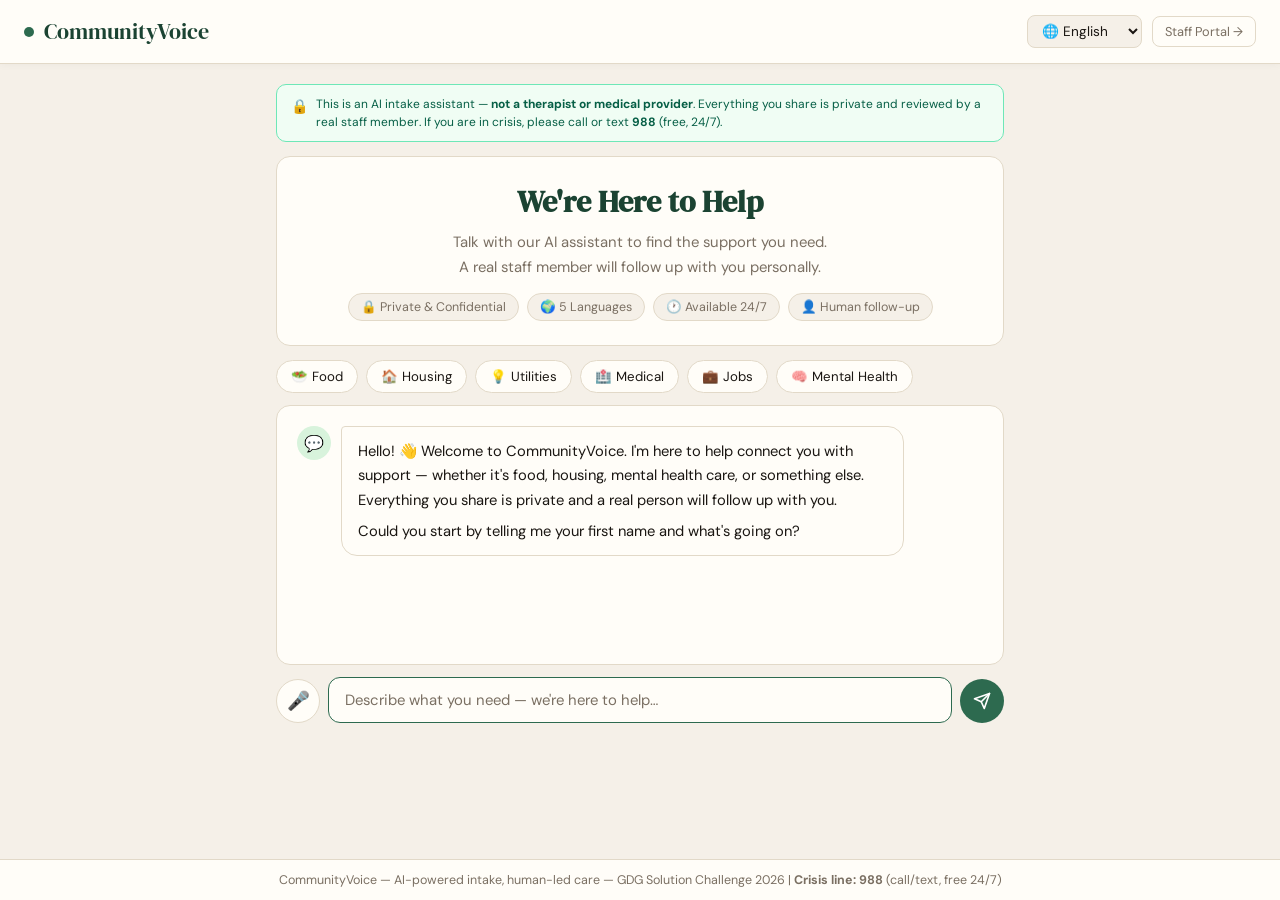
<file: templates/index.html>
<!DOCTYPE html>
<html lang="en">
<head>
  <meta charset="UTF-8">
  <meta name="viewport" content="width=device-width, initial-scale=1.0">
  <title>CommunityVoice — We're Here to Help</title>
  <link href="https://fonts.googleapis.com/css2?family=DM+Serif+Display:ital@0;1&family=DM+Sans:wght@300;400;500;600&display=swap" rel="stylesheet">
  <style>
    :root {
      --bg:#f5f0e8; --surface:#fffdf8; --border:#e2d9c8; --text:#1a1612;
      --muted:#7a6f62; --accent:#2d6a4f; --accent-light:#d8f3dc;
      --accent-dark:#1b4332; --user-bg:#2d6a4f; --user-text:#fff;
      --bot-bg:#fffdf8; --bot-border:#e2d9c8;
      --danger:#c0392b; --warn:#e67e22; --radius:14px;
    }
    *,*::before,*::after{box-sizing:border-box;margin:0;padding:0}
    body{font-family:'DM Sans',sans-serif;background:var(--bg);color:var(--text);min-height:100vh;display:flex;flex-direction:column}
    header{background:var(--surface);border-bottom:1px solid var(--border);padding:0 24px;height:64px;display:flex;align-items:center;justify-content:space-between;position:sticky;top:0;z-index:100;box-shadow:0 1px 8px rgba(0,0,0,.04)}
    .logo{font-family:'DM Serif Display',serif;font-size:1.35rem;color:var(--accent-dark);display:flex;align-items:center;gap:10px;text-decoration:none}
    .logo-dot{width:10px;height:10px;background:var(--accent);border-radius:50%;animation:pulse-dot 2.2s ease-in-out infinite}
    @keyframes pulse-dot{0%,100%{transform:scale(1);opacity:1}50%{transform:scale(1.35);opacity:.65}}
    .header-right{display:flex;align-items:center;gap:10px}
    #lang-select{font-family:'DM Sans',sans-serif;font-size:.85rem;background:var(--bg);border:1px solid var(--border);color:var(--text);padding:6px 10px;border-radius:8px;cursor:pointer;outline:none}
    .staff-link{font-size:.8rem;color:var(--muted);text-decoration:none;padding:6px 12px;border:1px solid var(--border);border-radius:8px;transition:all .18s;background:var(--surface)}
    .staff-link:hover{background:var(--border);color:var(--text)}
    .crisis-banner{background:#fee2e2;border:2px solid #fca5a5;border-radius:var(--radius);padding:16px 20px;margin-bottom:14px;display:none}
    .crisis-banner.show{display:block}
    .crisis-banner-title{font-size:15px;font-weight:700;color:#7f1d1d;margin-bottom:10px;display:flex;align-items:center;gap:8px}
    .crisis-resource{display:flex;align-items:center;gap:10px;padding:8px 0;border-bottom:1px solid #fecaca}
    .crisis-resource:last-child{border-bottom:none}
    .crisis-resource-name{font-size:13.5px;font-weight:600;color:#7f1d1d}
    .crisis-resource-detail{font-size:13px;color:#991b1b}
    .crisis-urgent-dot{width:8px;height:8px;background:#dc2626;border-radius:50%;flex-shrink:0;animation:pulse-dot 1s infinite}
    .safety-notice{background:#f0fdf4;border:1px solid #6ee7b7;border-radius:10px;padding:10px 14px;margin-bottom:14px;font-size:12px;color:#065f46;display:flex;align-items:flex-start;gap:8px;line-height:1.5}
    .safety-notice-icon{font-size:14px;flex-shrink:0;margin-top:1px}
    .main{flex:1;display:flex;flex-direction:column;max-width:760px;width:100%;margin:0 auto;padding:20px 16px 0}
    .welcome{background:var(--surface);border:1px solid var(--border);border-radius:var(--radius);padding:24px 28px;margin-bottom:14px;text-align:center}
    .welcome h1{font-family:'DM Serif Display',serif;font-size:1.85rem;color:var(--accent-dark);margin-bottom:8px}
    .welcome p{color:var(--muted);font-size:.93rem;line-height:1.65}
    .welcome-chips{display:flex;justify-content:center;gap:8px;margin-top:14px;flex-wrap:wrap}
    .welcome-chip{display:flex;align-items:center;gap:5px;font-size:.78rem;color:var(--muted);background:var(--bg);padding:5px 12px;border-radius:20px;border:1px solid var(--border)}
    .quick-row{display:flex;gap:8px;flex-wrap:wrap;margin-bottom:12px}
    .quick-btn{background:var(--surface);border:1px solid var(--border);border-radius:20px;padding:7px 14px;font-size:.83rem;font-family:'DM Sans',sans-serif;cursor:pointer;color:var(--text);transition:all .18s;white-space:nowrap}
    .quick-btn:hover{background:var(--accent);color:#fff;border-color:var(--accent)}
    #chat-window{background:var(--surface);border:1px solid var(--border);border-radius:var(--radius);padding:20px;overflow-y:auto;min-height:260px;max-height:420px;display:flex;flex-direction:column;gap:14px;scroll-behavior:smooth}
    #chat-window::-webkit-scrollbar{width:4px}
    #chat-window::-webkit-scrollbar-thumb{background:var(--border);border-radius:4px}
    .msg{display:flex;gap:10px;align-items:flex-start;animation:fadeUp .22s ease}
    @keyframes fadeUp{from{opacity:0;transform:translateY(7px)}to{opacity:1;transform:translateY(0)}}
    .msg.user{flex-direction:row-reverse}
    .avatar{width:34px;height:34px;border-radius:50%;display:flex;align-items:center;justify-content:center;font-size:1rem;flex-shrink:0}
    .msg.bot .avatar{background:var(--accent-light)}
    .msg.user .avatar{background:var(--user-bg);color:#fff;font-size:.85rem;font-weight:600}
    .bubble{max-width:82%;padding:12px 16px;border-radius:16px;font-size:.92rem;line-height:1.65}
    .msg.bot .bubble{background:var(--bot-bg);border:1px solid var(--bot-border);border-top-left-radius:4px;color:var(--text)}
    .msg.user .bubble{background:var(--user-bg);color:var(--user-text);border-top-right-radius:4px}
    .bubble p{margin-bottom:7px}.bubble p:last-child{margin-bottom:0}
    .bubble strong{font-weight:600}
    .bubble ul,.bubble ol{padding-left:18px;margin:5px 0}
    .bubble li{margin-bottom:3px}
    .typing-indicator{display:flex;align-items:center;gap:5px;padding:12px 16px;background:var(--bot-bg);border:1px solid var(--bot-border);border-radius:16px;border-top-left-radius:4px}
    .typing-dot{width:7px;height:7px;background:var(--muted);border-radius:50%;animation:bounce .9s infinite ease-in-out}
    .typing-dot:nth-child(2){animation-delay:.18s}.typing-dot:nth-child(3){animation-delay:.36s}
    @keyframes bounce{0%,80%,100%{transform:translateY(0);opacity:.5}40%{transform:translateY(-7px);opacity:1}}
    .case-confirm-card{background:var(--accent-light);border:1px solid #95d5b2;border-radius:12px;padding:14px 16px;margin-top:10px;font-size:.87rem}
    .case-confirm-title{font-weight:600;color:var(--accent-dark);margin-bottom:10px;display:flex;align-items:center;gap:6px;font-size:.9rem}
    .case-confirm-grid{display:grid;grid-template-columns:1fr 1fr;gap:8px 16px}
    .case-field{display:flex;flex-direction:column;gap:2px}
    .case-label{font-size:.72rem;color:var(--muted);text-transform:uppercase;letter-spacing:.05em}
    .case-value{font-weight:500;color:var(--text)}
    .badge{display:inline-block;padding:2px 9px;border-radius:20px;font-size:.77rem;font-weight:600;text-transform:uppercase;letter-spacing:.04em}
    .badge-high{background:#fde8e8;color:var(--danger)}
    .badge-medium{background:#fef3e2;color:var(--warn)}
    .badge-low{background:var(--accent-light);color:var(--accent-dark)}
    .need-tag{display:inline-block;padding:2px 9px;border-radius:20px;font-size:.8rem;font-weight:500;background:#e8f5ff;color:#1a5c8a;border:1px solid #bfdbfe}
    .mh-disclaimer{background:#fef9c3;border:1px solid #fde047;border-radius:8px;padding:10px 12px;margin-top:10px;font-size:12px;color:#713f12;line-height:1.5}
    /* ── Thumbs up/down feedback ── */
    .feedback-row{display:flex;align-items:center;gap:10px;margin-top:12px;padding-top:10px;border-top:1px solid rgba(0,0,0,.08)}
    .feedback-label{font-size:12.5px;color:var(--muted);flex:1}
    .thumb-btn{width:38px;height:38px;border-radius:50%;border:1.5px solid var(--border);background:var(--surface);cursor:pointer;font-size:17px;display:flex;align-items:center;justify-content:center;transition:all .18s}
    .thumb-btn:hover{transform:scale(1.15)}
    .thumb-btn.up:hover{background:#f0fdf4;border-color:#86efac}
    .thumb-btn.down:hover{background:#fef2f2;border-color:#fca5a5}
    .feedback-thanks{font-size:12.5px;color:var(--muted);font-style:italic}
    .referrals{margin-top:12px}
    .referrals-title{font-size:.78rem;font-weight:600;color:var(--muted);text-transform:uppercase;letter-spacing:.05em;margin-bottom:8px}
    .referral-item{display:flex;gap:10px;align-items:flex-start;padding:8px 0;border-bottom:1px solid rgba(0,0,0,.06)}
    .referral-item:last-child{border-bottom:none}
    .referral-icon{font-size:1.1rem;flex-shrink:0;margin-top:1px}
    .referral-type{font-weight:600;font-size:.87rem;color:var(--text);margin-bottom:2px}
    .referral-desc{font-size:.82rem;color:var(--muted);line-height:1.4}
    .input-area{display:flex;align-items:flex-end;gap:8px;padding:12px 0 18px}
    #user-input{flex:1;background:var(--surface);border:1px solid var(--border);border-radius:12px;padding:11px 16px;font-family:'DM Sans',sans-serif;font-size:.93rem;color:var(--text);resize:none;outline:none;min-height:44px;max-height:130px;line-height:1.5;transition:border-color .15s}
    #user-input:focus{border-color:var(--accent)}
    #user-input::placeholder{color:var(--muted)}
    .icon-btn{width:44px;height:44px;border:none;border-radius:50%;cursor:pointer;display:flex;align-items:center;justify-content:center;flex-shrink:0;transition:all .15s;font-size:1.15rem}
    #voice-btn{background:var(--surface);border:1px solid var(--border)}
    #voice-btn:hover{background:var(--border)}
    #voice-btn.recording{background:#fde8e8;border-color:var(--danger);animation:mic-pulse 1.1s infinite}
    @keyframes mic-pulse{0%,100%{box-shadow:0 0 0 0 rgba(192,57,43,.35)}50%{box-shadow:0 0 0 9px rgba(192,57,43,0)}}
    #send-btn{background:var(--accent);color:#fff}
    #send-btn:hover{background:var(--accent-dark)}
    #send-btn:disabled{opacity:.45;cursor:not-allowed}
    #send-btn svg{width:18px;height:18px}
    .voice-status{font-size:.78rem;color:var(--danger);display:none;align-items:center;gap:5px;padding:0 4px;white-space:nowrap}
    .voice-status.show{display:flex}
    .voice-dot{width:7px;height:7px;background:var(--danger);border-radius:50%;animation:pulse-dot .9s infinite}
    footer{text-align:center;padding:12px;font-size:.78rem;color:var(--muted);border-top:1px solid var(--border);margin-top:auto;background:var(--surface)}
    @media(max-width:600px){
      header{padding:0 14px;height:54px}
      .logo{font-size:1.1rem}
      .main{padding:12px 10px 0}
      .welcome{padding:18px 16px}
      .welcome h1{font-size:1.45rem}
      .case-confirm-grid{grid-template-columns:1fr}
      #chat-window{min-height:200px;max-height:calc(100dvh - 320px);padding:14px}
      .bubble{max-width:92%}
      .quick-row{gap:6px}
      .quick-btn{padding:6px 10px;font-size:.79rem}
      .input-area{padding:10px 0 14px;gap:6px}
    }
    @media(max-width:400px){
      .welcome h1{font-size:1.25rem}
      .welcome-chips{display:none}
      #lang-select{display:none}
    }
  </style>
</head>
<body>

<header>
  <a href="/" class="logo">
    <div class="logo-dot"></div>
    CommunityVoice
  </a>
  <div class="header-right">
    <select id="lang-select" title="Change language">
      <option value="en">🌐 English</option>
      <option value="es">🌐 Español</option>
      <option value="fr">🌐 Français</option>
      <option value="zh">🌐 中文</option>
      <option value="ar">🌐 العربية</option>
    </select>
    <a href="/staff/login" class="staff-link">Staff Portal →</a>
  </div>
</header>

<div class="main">

  <!-- Safety notice — ALWAYS visible -->
  <div class="safety-notice">
    <span class="safety-notice-icon">🔒</span>
    <span>This is an AI intake assistant — <strong>not a therapist or medical provider</strong>.
    Everything you share is private and reviewed by a real staff member.
    If you are in crisis, please call or text <strong>988</strong> (free, 24/7).</span>
  </div>

  <!-- Crisis banner — shown automatically when crisis keywords detected -->
  <div class="crisis-banner" id="crisis-banner">
    <div class="crisis-banner-title">🆘 Immediate support resources</div>
    <div id="crisis-resources-list"></div>
  </div>

  <!-- Welcome card -->
  <div class="welcome" id="welcome-card">
    <h1>We're Here to Help</h1>
    <p>Talk with our AI assistant to find the support you need.<br>A real staff member will follow up with you personally.</p>
    <div class="welcome-chips">
      <span class="welcome-chip">🔒 Private & Confidential</span>
      <span class="welcome-chip">🌍 5 Languages</span>
      <span class="welcome-chip">🕐 Available 24/7</span>
      <span class="welcome-chip">👤 Human follow-up</span>
    </div>
  </div>

  <!-- Quick prompts -->
  <div class="quick-row" id="quick-row">
    <button class="quick-btn" data-msg="I need help with food or groceries">🥗 Food</button>
    <button class="quick-btn" data-msg="I need housing or shelter help">🏠 Housing</button>
    <button class="quick-btn" data-msg="I need help paying utility bills">💡 Utilities</button>
    <button class="quick-btn" data-msg="I need medical or health support">🏥 Medical</button>
    <button class="quick-btn" data-msg="I need help finding a job">💼 Jobs</button>
    <button class="quick-btn" data-msg="I need mental health support">🧠 Mental Health</button>
  </div>

  <div id="chat-window"></div>

  <div class="input-area">
    <span class="voice-status" id="voice-status"><span class="voice-dot"></span> Listening…</span>
    <button class="icon-btn" id="voice-btn" title="Click to speak">🎤</button>
    <textarea id="user-input" placeholder="Describe what you need — we're here to help…" rows="1"></textarea>
    <button class="icon-btn" id="send-btn" title="Send">
      <svg viewBox="0 0 24 24" fill="none" stroke="currentColor" stroke-width="2.2" stroke-linecap="round" stroke-linejoin="round">
        <line x1="22" y1="2" x2="11" y2="13"/><polygon points="22 2 15 22 11 13 2 9 22 2"/>
      </svg>
    </button>
  </div>
</div>

<footer>
  CommunityVoice — AI-powered intake, human-led care — GDG Solution Challenge 2026 |
  <strong>Crisis line: 988</strong> (call/text, free 24/7)
</footer>

<script>
  let sessionId=null, isWaiting=false, isRecording=false, voicePendingSend=false, recognition=null;
  const chatWindow=document.getElementById('chat-window');
  const userInput=document.getElementById('user-input');
  const sendBtn=document.getElementById('send-btn');
  const voiceBtn=document.getElementById('voice-btn');
  const voiceStatus=document.getElementById('voice-status');
  const langSelect=document.getElementById('lang-select');
  const quickRow=document.getElementById('quick-row');
  const crisisBanner=document.getElementById('crisis-banner');
  const crisisResourcesList=document.getElementById('crisis-resources-list');

  userInput.addEventListener('input',()=>{
    userInput.style.height='auto';
    userInput.style.height=Math.min(userInput.scrollHeight,130)+'px';
  });
  userInput.addEventListener('keydown',e=>{
    if(e.key==='Enter'&&!e.shiftKey){e.preventDefault();sendMessage();}
  });
  sendBtn.addEventListener('click',sendMessage);

  quickRow.querySelectorAll('.quick-btn').forEach(btn=>{
    btn.addEventListener('click',()=>{
      userInput.value=btn.dataset.msg;
      quickRow.style.display='none';
      document.getElementById('welcome-card').style.display='none';
      sendMessage();
    });
  });

  // ── Crisis banner ─────────────────────────────────────────────────────────
  function showCrisisBanner(crisisData) {
    if(!crisisData) return;
    crisisResourcesList.innerHTML = crisisData.resources.map(r=>`
      <div class="crisis-resource">
        ${r.urgent?'<div class="crisis-urgent-dot"></div>':'<span style="font-size:14px">📋</span>'}
        <div>
          <div class="crisis-resource-name">${escHtml(r.name)}</div>
          <div class="crisis-resource-detail">${escHtml(r.detail)}</div>
        </div>
      </div>`).join('');
    crisisBanner.querySelector('.crisis-banner-title').textContent = '🆘 ' + (crisisData.message||'Immediate support resources');
    crisisBanner.classList.add('show');
    crisisBanner.scrollIntoView({behavior:'smooth',block:'nearest'});
  }

  // ── Format bot text ───────────────────────────────────────────────────────
  function formatBotText(text){
    let html=text.replace(/&/g,'&amp;').replace(/</g,'&lt;').replace(/>/g,'&gt;')
      .replace(/\*\*(.+?)\*\*/g,'<strong>$1</strong>')
      .replace(/\*(.+?)\*/g,'<em>$1</em>');
    const lines=html.split('\n'); const out=[]; let inList=false;
    for(const line of lines){
      const t=line.trim();
      if(/^[-•]\s+/.test(t)){if(!inList){out.push('<ul>');inList=true;}out.push(`<li>${t.replace(/^[-•]\s+/,'')}</li>`);}
      else{if(inList){out.push('</ul>');inList=false;}if(t)out.push(`<p>${t}</p>`);}
    }
    if(inList)out.push('</ul>');
    return out.join('');
  }

  function getNeedStyle(need){
    const c={
      food_assistance:'#e8f5ff;color:#1a5c8a;border:1px solid #bfdbfe',
      housing_shelter:'#fef3c7;color:#92400e;border:1px solid #fde68a',
      utilities_help:'#fffbeb;color:#b45309;border:1px solid #fcd34d',
      medical_health:'#fce7f3;color:#9d174d;border:1px solid #fbcfe8',
      job_assistance:'#ede9fe;color:#5b21b6;border:1px solid #ddd6fe',
      mental_health:'#e0f2fe;color:#0c4a6e;border:1px solid #bae6fd',
      legal_aid:'#ecfdf5;color:#065f46;border:1px solid #6ee7b7',
      childcare:'#fff7ed;color:#9a3412;border:1px solid #fed7aa',
      transportation:'#f0fdf4;color:#14532d;border:1px solid #86efac'
    };
    return `background:${c[need]||'#f0ede8;color:#7a6f62;border:1px solid #e2d9c8'}`;
  }

  function getReferralIcon(type){
    if(!type)return'📌';const t=type.toLowerCase();
    if(t.includes('food')||t.includes('pantry'))return'🥗';
    if(t.includes('hous')||t.includes('shelter'))return'🏠';
    if(t.includes('util')||t.includes('electric'))return'💡';
    if(t.includes('health')||t.includes('medical'))return'🏥';
    if(t.includes('job')||t.includes('employ'))return'💼';
    if(t.includes('mental')||t.includes('counsel'))return'🧠';
    if(t.includes('legal'))return'⚖️';
    return'📋';
  }

  // ── ✨ Thumbs up/down feedback ─────────────────────────────────────────────
  async function submitFeedback(caseId, rating) {
    if (!caseId) return;
    const row = document.getElementById('fb-' + caseId);
    try {
      await fetch('/api/cases/' + caseId + '/feedback/public', {
        method: 'POST',
        headers: {'Content-Type': 'application/json'},
        body: JSON.stringify({rating})
      });
      if (row) {
        row.innerHTML = rating === 'up'
          ? '<span class="feedback-thanks">👍 Thank you for your feedback!</span>'
          : '<span class="feedback-thanks">👎 Thank you — a staff member will follow up with you directly.</span>';
      }
      if (rating === 'down') {
        setTimeout(() => {
          addMessage('bot', "I'm sorry the response wasn't as helpful as it should be. I've flagged this for a staff member who will follow up with you directly. You're not alone in this.");
        }, 600);
      }
    } catch(e) { console.warn('Feedback error:', e); }
  }

  // ── Add message ───────────────────────────────────────────────────────────
  function addMessage(role, text, extras={}) {
    const msg = document.createElement('div');
    msg.className = `msg ${role}`;
    const avatar = document.createElement('div');
    avatar.className = 'avatar';
    avatar.textContent = role === 'bot' ? '💬' : '👤';
    const bubble = document.createElement('div');
    bubble.className = 'bubble';

    if (role === 'bot') {
      bubble.innerHTML = formatBotText(text);

      // ── Auto-resolution success card ──────────────────────────────────────
      if (extras.resolution && extras.resolution.resolved) {
        bubble.innerHTML += `<div class="case-confirm-card" style="background:#f0fdf4;border-color:#86efac;margin-top:10px">
          <div class="case-confirm-title" style="color:#14532d">✦ Resource automatically arranged</div>
          <div style="font-size:13px;color:#065f46;line-height:1.6">${escHtml(extras.resolution.action_taken)}</div>
        </div>`;
      }

      // ── Case logged card with 👍👎 ─────────────────────────────────────────
      if (extras.case_data) {
        const cd = extras.case_data;
        const urgency = cd.urgency || 'low';
        const needLabel = (cd.need_type || 'other').replace(/_/g, ' ');
        const isMH = cd.need_type === 'mental_health';
        const caseId = cd.id || '';

        bubble.innerHTML += `
          <div class="case-confirm-card">
            <div class="case-confirm-title">✅ Your request has been logged</div>
            <div class="case-confirm-grid">
              <div class="case-field">
                <span class="case-label">Name</span>
                <span class="case-value">${escHtml(cd.name || '—')}</span>
              </div>
              <div class="case-field">
                <span class="case-label">Need Type</span>
                <span class="case-value"><span class="need-tag" style="${getNeedStyle(cd.need_type)}">${escHtml(needLabel)}</span></span>
              </div>
              <div class="case-field">
                <span class="case-label">Urgency</span>
                <span class="case-value"><span class="badge badge-${urgency}">${urgency}</span></span>
              </div>
              <div class="case-field">
                <span class="case-label">Follow-up</span>
                <span class="case-value">${cd.follow_up_needed ? '✓ Yes — staff will contact you' : 'No'}</span>
              </div>
            </div>
            ${cd.summary ? `<div style="margin-top:10px;font-size:.84rem;color:var(--muted);font-style:italic;border-top:1px solid #95d5b2;padding-top:8px">"${escHtml(cd.summary)}"</div>` : ''}
            ${isMH ? `<div class="mh-disclaimer">🧠 <strong>For mental health support:</strong> You will be connected with a <strong>licensed human professional</strong>, not an AI. Everything you share is confidential. Our team takes mental health cases seriously.</div>` : ''}
            <div class="feedback-row" id="fb-${caseId}">
              <span class="feedback-label">Was this helpful?</span>
              <button class="thumb-btn up" onclick="submitFeedback('${caseId}','up')" title="Yes, helpful">👍</button>
              <button class="thumb-btn down" onclick="submitFeedback('${caseId}','down')" title="Not helpful">👎</button>
            </div>
          </div>`;
      }

      // ── Referrals ─────────────────────────────────────────────────────────
      if (extras.referrals && extras.referrals.length) {
        let h = `<div class="referrals"><div class="referrals-title">📋 Suggested Resources</div>`;
        extras.referrals.forEach(r => {
          h += `<div class="referral-item">
            <span class="referral-icon">${getReferralIcon(r.type)}</span>
            <div>
              <div class="referral-type">${escHtml(r.type)}</div>
              <div class="referral-desc">${escHtml(r.description)}</div>
            </div>
          </div>`;
        });
        h += `</div>`;
        bubble.innerHTML += h;
      }

    } else {
      bubble.textContent = text;
    }

    msg.appendChild(avatar);
    msg.appendChild(bubble);
    chatWindow.appendChild(msg);
    chatWindow.scrollTop = chatWindow.scrollHeight;
  }

  function escHtml(s) {
    return String(s).replace(/&/g,'&amp;').replace(/</g,'&lt;').replace(/>/g,'&gt;').replace(/"/g,'&quot;');
  }

  function showTyping() {
    const el = document.createElement('div');
    el.className = 'msg bot'; el.id = 'typing-indicator';
    el.innerHTML = `<div class="avatar">💬</div>
      <div class="typing-indicator">
        <div class="typing-dot"></div><div class="typing-dot"></div><div class="typing-dot"></div>
      </div>`;
    chatWindow.appendChild(el); chatWindow.scrollTop = chatWindow.scrollHeight;
  }
  function hideTyping() { const el = document.getElementById('typing-indicator'); if(el) el.remove(); }

  // ── Send message ──────────────────────────────────────────────────────────
  async function sendMessage() {
    const text = userInput.value.trim();
    if (!text || isWaiting) return;
    quickRow.style.display = 'none';
    document.getElementById('welcome-card').style.display = 'none';
    addMessage('user', text);
    userInput.value = ''; userInput.style.height = 'auto';
    isWaiting = true; sendBtn.disabled = true;
    showTyping();
    try {
      const res = await fetch('/api/chat', {
        method: 'POST', headers: {'Content-Type': 'application/json'},
        body: JSON.stringify({message: text, session_id: sessionId, language: langSelect.value})
      });
      const data = await res.json();
      hideTyping();
      if (data.error) {
        addMessage('bot', '⚠️ Something went wrong. Please try again.');
        console.error('API error:', data.error);
      } else {
        sessionId = data.session_id;
        if (data.crisis) showCrisisBanner(data.crisis);
        addMessage('bot', data.reply, {
          case_data: data.case_data,
          referrals:  data.referrals,
          resolution: data.resolution
        });
      }
    } catch(err) {
      hideTyping();
      addMessage('bot', '⚠️ Connection error. Please check your connection and try again.');
      console.error(err);
    }
    isWaiting = false; sendBtn.disabled = false; userInput.focus();
  }

  // ── Voice input ───────────────────────────────────────────────────────────
  function getLangCode() {
    const m = {en:'en-US',es:'es-ES',fr:'fr-FR',zh:'zh-CN',ar:'ar-SA'};
    return m[langSelect.value] || 'en-US';
  }
  function setupVoice() {
    const SR = window.SpeechRecognition || window.webkitSpeechRecognition;
    if (!SR) { voiceBtn.disabled=true; voiceBtn.style.opacity='.3'; voiceBtn.title='Voice not supported — use Chrome'; return; }
    voiceBtn.addEventListener('click', () => {
      if (isRecording) { recognition && recognition.stop(); return; }
      recognition = new SR();
      recognition.continuous = false; recognition.interimResults = true;
      recognition.lang = getLangCode(); voicePendingSend = false;
      recognition.onstart = () => { isRecording=true; voiceBtn.classList.add('recording'); voiceStatus.classList.add('show'); userInput.value=''; };
      recognition.onresult = e => {
        let interim='', final='';
        for (let i=e.resultIndex; i<e.results.length; i++) {
          const t = e.results[i][0].transcript;
          if (e.results[i].isFinal) { final+=t; voicePendingSend=true; } else interim+=t;
        }
        userInput.value = final || interim;
        userInput.style.height = 'auto';
        userInput.style.height = Math.min(userInput.scrollHeight, 130) + 'px';
      };
      recognition.onend = () => {
        isRecording=false; voiceBtn.classList.remove('recording'); voiceStatus.classList.remove('show');
        if (voicePendingSend && userInput.value.trim()) { voicePendingSend=false; setTimeout(sendMessage, 120); }
      };
      recognition.onerror = e => {
        isRecording=false; voicePendingSend=false;
        voiceBtn.classList.remove('recording'); voiceStatus.classList.remove('show');
        if (e.error==='not-allowed') addMessage('bot','🎤 Microphone access denied. Please allow microphone permissions in your browser settings.');
        else if (e.error!=='no-speech') console.warn('Voice error:', e.error);
      };
      try { recognition.start(); } catch(e) { console.warn('Voice start error:', e); }
    });
  }

  // ── Language switch ───────────────────────────────────────────────────────
  const greetings = {
    en: "Hello! 👋 Welcome to CommunityVoice. I'm here to help connect you with support — whether it's food, housing, mental health care, or something else. Everything you share is private and a real person will follow up with you.\n\nCould you start by telling me your first name and what's going on?",
    es: "¡Hola! 👋 Bienvenido/a a CommunityVoice. Estoy aquí para ayudarle a encontrar el apoyo que necesita. Todo lo que comparta es privado y una persona real se comunicará con usted.\n\n¿Puede decirme su nombre y contarme sobre su situación?",
    fr: "Bonjour! 👋 Bienvenue sur CommunityVoice. Je suis ici pour vous aider à trouver le soutien dont vous avez besoin. Tout ce que vous partagez est privé et une vraie personne vous contactera.\n\nPourriez-vous me dire votre prénom et m'expliquer votre situation?",
    zh: "你好！👋 欢迎来到 CommunityVoice。我在这里帮助您找到所需的支持。您分享的一切都是私密的，真正的工作人员将与您联系。\n\n能告诉我您的名字以及您的情况吗？",
    ar: "مرحباً! 👋 أهلاً بك في CommunityVoice. أنا هنا لمساعدتك في إيجاد الدعم الذي تحتاجه. كل ما تشاركه خاص وسيتواصل معك شخص حقيقي.\n\nهل يمكنك إخباري باسمك وشرح وضعك؟",
  };
  langSelect.addEventListener('change', () => {
    sessionId=null; chatWindow.innerHTML='';
    quickRow.style.display='flex';
    document.getElementById('welcome-card').style.display='block';
    crisisBanner.classList.remove('show');
    addMessage('bot', greetings[langSelect.value] || greetings.en);
  });

  setupVoice();
  addMessage('bot', greetings.en);
  userInput.focus();
</script>
</body>
</html>
</file>
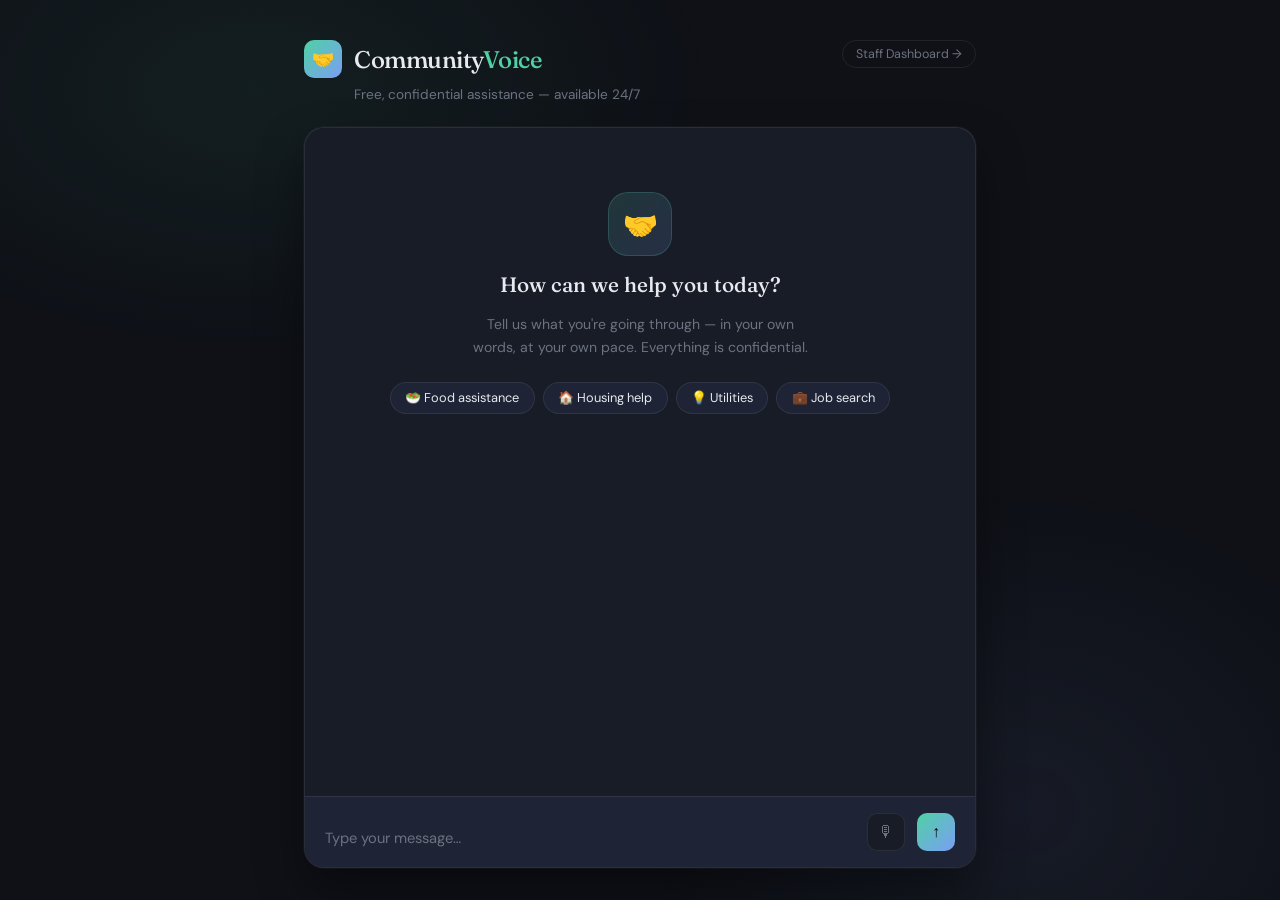
<file: communityvoice/templates/index.html>
<!DOCTYPE html>
<html lang="en">
<head>
<meta charset="UTF-8">
<meta name="viewport" content="width=device-width, initial-scale=1.0">
<title>CommunityVoice — Get Help Today</title>
<link href="https://fonts.googleapis.com/css2?family=Fraunces:wght@300;500;700&family=DM+Sans:wght@300;400;500&display=swap" rel="stylesheet">
<style>
  *,*::before,*::after{box-sizing:border-box;margin:0;padding:0}
  :root{
    --bg:#0f1117;--surface:#181c27;--surface2:#1e2335;--border:rgba(255,255,255,0.08);
    --accent:#4fd1a5;--accent2:#7b9ef4;--text:#e8eaf0;--muted:#6b7280;
    --user-bubble:#2a3a5c;--bot-bubble:#1a2535;--high:#f87171;
  }
  body{background:var(--bg);color:var(--text);font-family:'DM Sans',sans-serif;min-height:100vh;display:flex;flex-direction:column;align-items:center}
  body::before{content:'';position:fixed;inset:0;background:radial-gradient(ellipse 60% 50% at 20% 10%,rgba(79,209,165,0.07) 0%,transparent 60%),radial-gradient(ellipse 50% 60% at 80% 90%,rgba(123,158,244,0.07) 0%,transparent 60%);pointer-events:none;z-index:0}
  header{width:100%;max-width:720px;padding:2.5rem 1.5rem 1.5rem;position:relative;z-index:1}
  .logo{display:flex;align-items:center;gap:.75rem;margin-bottom:.5rem}
  .logo-icon{width:38px;height:38px;background:linear-gradient(135deg,var(--accent),var(--accent2));border-radius:10px;display:flex;align-items:center;justify-content:center;font-size:18px}
  .logo h1{font-family:'Fraunces',serif;font-size:1.5rem;font-weight:500;letter-spacing:-.02em}
  .logo h1 span{color:var(--accent)}
  .tagline{font-size:.85rem;color:var(--muted);margin-left:calc(38px + .75rem)}
  .staff-link{position:absolute;top:2.5rem;right:1.5rem;font-size:.78rem;color:var(--muted);text-decoration:none;border:1px solid var(--border);padding:.3rem .8rem;border-radius:20px;transition:all .2s}
  .staff-link:hover{color:var(--text);border-color:var(--accent)}
  .chat-wrap{width:100%;max-width:720px;padding:0 1.5rem 2rem;position:relative;z-index:1;flex:1;display:flex;flex-direction:column}
  .chat-window{background:var(--surface);border:1px solid var(--border);border-radius:20px;overflow:hidden;flex:1;display:flex;flex-direction:column;min-height:500px;box-shadow:0 0 0 1px rgba(255,255,255,.03),0 24px 48px rgba(0,0,0,.4)}
  .chat-messages{flex:1;overflow-y:auto;padding:1.5rem;display:flex;flex-direction:column;gap:1rem;scroll-behavior:smooth}
  .chat-messages::-webkit-scrollbar{width:4px}
  .chat-messages::-webkit-scrollbar-thumb{background:var(--border);border-radius:2px}
  .message{display:flex;gap:.75rem;animation:fadeUp .3s ease}
  @keyframes fadeUp{from{opacity:0;transform:translateY(8px)}to{opacity:1;transform:translateY(0)}}
  .message.user{flex-direction:row-reverse}
  .avatar{width:32px;height:32px;border-radius:50%;flex-shrink:0;display:flex;align-items:center;justify-content:center;font-size:14px;margin-top:2px}
  .avatar.bot{background:linear-gradient(135deg,var(--accent),var(--accent2))}
  .avatar.user{background:var(--user-bubble);border:1px solid var(--border)}
  .bubble{max-width:78%;padding:.85rem 1.1rem;border-radius:16px;font-size:.92rem;line-height:1.6;white-space:pre-wrap}
  .message.bot .bubble{background:var(--bot-bubble);border:1px solid var(--border);border-top-left-radius:4px}
  .message.user .bubble{background:var(--user-bubble);border-top-right-radius:4px}
  .case-banner{margin:.5rem 0 0 calc(32px + .75rem);display:inline-flex;align-items:center;gap:.5rem;background:rgba(79,209,165,.1);border:1px solid rgba(79,209,165,.3);border-radius:8px;padding:.4rem .8rem;font-size:.78rem;color:var(--accent);animation:fadeUp .3s ease}
  .typing-dots{display:flex;gap:4px;padding:.85rem 1.1rem;background:var(--bot-bubble);border:1px solid var(--border);border-radius:16px;border-top-left-radius:4px}
  .dot{width:7px;height:7px;background:var(--muted);border-radius:50%;animation:bounce 1.2s infinite}
  .dot:nth-child(2){animation-delay:.15s}.dot:nth-child(3){animation-delay:.3s}
  @keyframes bounce{0%,60%,100%{transform:translateY(0);opacity:.4}30%{transform:translateY(-6px);opacity:1}}
  .chat-input-area{border-top:1px solid var(--border);padding:1rem 1.25rem;background:var(--surface2);display:flex;gap:.75rem;align-items:flex-end}
  textarea{flex:1;background:transparent;border:none;outline:none;color:var(--text);font-family:'DM Sans',sans-serif;font-size:.92rem;resize:none;line-height:1.5;max-height:120px;min-height:24px}
  textarea::placeholder{color:var(--muted)}
  .btn-icon{width:38px;height:38px;border:none;border-radius:10px;cursor:pointer;display:flex;align-items:center;justify-content:center;font-size:16px;transition:all .2s;flex-shrink:0}
  .btn-send{background:linear-gradient(135deg,var(--accent),var(--accent2));color:#000}
  .btn-send:hover{transform:scale(1.05)}.btn-send:disabled{opacity:.4;cursor:default;transform:none}
  .btn-voice{background:var(--surface);border:1px solid var(--border);color:var(--muted)}
  .btn-voice:hover{border-color:var(--accent);color:var(--accent)}
  .btn-voice.recording{background:rgba(248,113,113,.15);border-color:var(--high);color:var(--high);animation:pulse-border 1s infinite}
  @keyframes pulse-border{0%,100%{box-shadow:0 0 0 0 rgba(248,113,113,.4)}50%{box-shadow:0 0 0 6px rgba(248,113,113,0)}}
  .voice-status{text-align:center;font-size:.78rem;color:var(--high);padding:.3rem 0;display:none}
  .voice-status.visible{display:block}
  .welcome{text-align:center;padding:2.5rem 1.5rem;display:flex;flex-direction:column;align-items:center;gap:1rem}
  .welcome-icon{width:64px;height:64px;background:linear-gradient(135deg,rgba(79,209,165,.15),rgba(123,158,244,.15));border:1px solid rgba(79,209,165,.2);border-radius:20px;display:flex;align-items:center;justify-content:center;font-size:28px}
  .welcome h2{font-family:'Fraunces',serif;font-size:1.3rem;font-weight:500}
  .welcome p{font-size:.88rem;color:var(--muted);max-width:340px;line-height:1.6}
  .quick-prompts{display:flex;flex-wrap:wrap;gap:.5rem;justify-content:center;margin-top:.5rem}
  .qp{background:var(--surface2);border:1px solid var(--border);border-radius:20px;padding:.4rem .9rem;font-size:.8rem;cursor:pointer;color:var(--text);transition:all .2s;font-family:'DM Sans',sans-serif}
  .qp:hover{border-color:var(--accent);color:var(--accent)}
</style>
</head>
<body>
<header>
  <div class="logo">
    <div class="logo-icon">🤝</div>
    <h1>Community<span>Voice</span></h1>
  </div>
  <p class="tagline">Free, confidential assistance — available 24/7</p>
  <a href="/dashboard" class="staff-link">Staff Dashboard →</a>
</header>
<div class="chat-wrap">
  <div class="chat-window">
    <div class="chat-messages" id="messages">
      <div class="welcome" id="welcome">
        <div class="welcome-icon">🤝</div>
        <h2>How can we help you today?</h2>
        <p>Tell us what you're going through — in your own words, at your own pace. Everything is confidential.</p>
        <div class="quick-prompts">
          <button class="qp" onclick="quickPrompt('I need help finding food')">🥗 Food assistance</button>
          <button class="qp" onclick="quickPrompt('I need help with housing')">🏠 Housing help</button>
          <button class="qp" onclick="quickPrompt('I need help paying my utility bills')">💡 Utilities</button>
          <button class="qp" onclick="quickPrompt('I need help finding a job')">💼 Job search</button>
        </div>
      </div>
    </div>
    <div class="voice-status" id="voiceStatus">🎙 Listening… speak now</div>
    <div class="chat-input-area">
      <textarea id="msgInput" placeholder="Type your message…" rows="1" onkeydown="handleKey(event)" oninput="autoResize(this)"></textarea>
      <button class="btn-icon btn-voice" id="voiceBtn" onclick="toggleVoice()" title="Speak instead">🎙</button>
      <button class="btn-icon btn-send" id="sendBtn" onclick="sendMessage()" title="Send">↑</button>
    </div>
  </div>
</div>
<script>
let sessionId=null,isTyping=false,recognition=null,isRecording=false;
const messagesEl=document.getElementById('messages');
const inputEl=document.getElementById('msgInput');
const sendBtn=document.getElementById('sendBtn');
const voiceBtn=document.getElementById('voiceBtn');
const voiceStatus=document.getElementById('voiceStatus');
const welcomeEl=document.getElementById('welcome');

async function sendMessage(text){
  const msg=(text||inputEl.value).trim();
  if(!msg||isTyping)return;
  hideWelcome();appendMessage('user',msg);
  inputEl.value='';autoResize(inputEl);
  isTyping=true;sendBtn.disabled=true;
  const typingEl=showTyping();
  try{
    const res=await fetch('/api/chat',{method:'POST',headers:{'Content-Type':'application/json'},body:JSON.stringify({session_id:sessionId,message:msg})});
    const data=await res.json();
    sessionId=data.session_id;
    removeTyping(typingEl);
    appendMessage('bot',data.reply||data.error);
    if(data.case_saved&&data.case_data)appendCaseBanner(data.case_data);
  }catch(e){removeTyping(typingEl);appendMessage('bot','Sorry, there was a connection issue. Please try again.');}
  isTyping=false;sendBtn.disabled=false;
}

function quickPrompt(t){inputEl.value=t;sendMessage(t);}
function hideWelcome(){if(welcomeEl)welcomeEl.style.display='none';}
function appendMessage(role,text){
  const div=document.createElement('div');div.className=`message ${role}`;
  div.innerHTML=`<div class="avatar ${role}">${role==='bot'?'🤝':'👤'}</div><div class="bubble">${escapeHtml(text)}</div>`;
  messagesEl.appendChild(div);scrollBottom();
}
function appendCaseBanner(cd){
  const em={high:'🔴',medium:'🟡',low:'🟢'}[cd.urgency]||'⚪';
  const el=document.createElement('div');el.className='case-banner';
  el.innerHTML=`${em} Case logged — <strong>${cd.need_type}</strong> · ${cd.urgency} urgency`;
  messagesEl.appendChild(el);scrollBottom();
}
function showTyping(){
  const div=document.createElement('div');div.className='message bot typing-indicator';
  div.innerHTML=`<div class="avatar bot">🤝</div><div class="typing-dots"><div class="dot"></div><div class="dot"></div><div class="dot"></div></div>`;
  messagesEl.appendChild(div);scrollBottom();return div;
}
function removeTyping(el){el?.remove();}
function scrollBottom(){messagesEl.scrollTop=messagesEl.scrollHeight;}
function escapeHtml(t){return t.replace(/&/g,'&amp;').replace(/</g,'&lt;').replace(/>/g,'&gt;').replace(/\n/g,'<br>');}
function handleKey(e){if(e.key==='Enter'&&!e.shiftKey){e.preventDefault();sendMessage();}}
function autoResize(el){el.style.height='auto';el.style.height=Math.min(el.scrollHeight,120)+'px';}
function toggleVoice(){
  if(!('webkitSpeechRecognition' in window)&&!('SpeechRecognition' in window)){alert('Voice input requires Chrome.');return;}
  if(isRecording){recognition?.stop();return;}
  const SR=window.SpeechRecognition||window.webkitSpeechRecognition;
  recognition=new SR();recognition.lang='en-US';recognition.interimResults=false;
  recognition.onstart=()=>{isRecording=true;voiceBtn.classList.add('recording');voiceBtn.textContent='⏹';voiceStatus.classList.add('visible');};
  recognition.onresult=(e)=>{const t=e.results[0][0].transcript;inputEl.value=t;autoResize(inputEl);sendMessage(t);};
  recognition.onerror=(e)=>console.error('Speech error:',e.error);
  recognition.onend=()=>{isRecording=false;voiceBtn.classList.remove('recording');voiceBtn.textContent='🎙';voiceStatus.classList.remove('visible');};
  recognition.start();
}
</script>
</body>
</html>
</file>
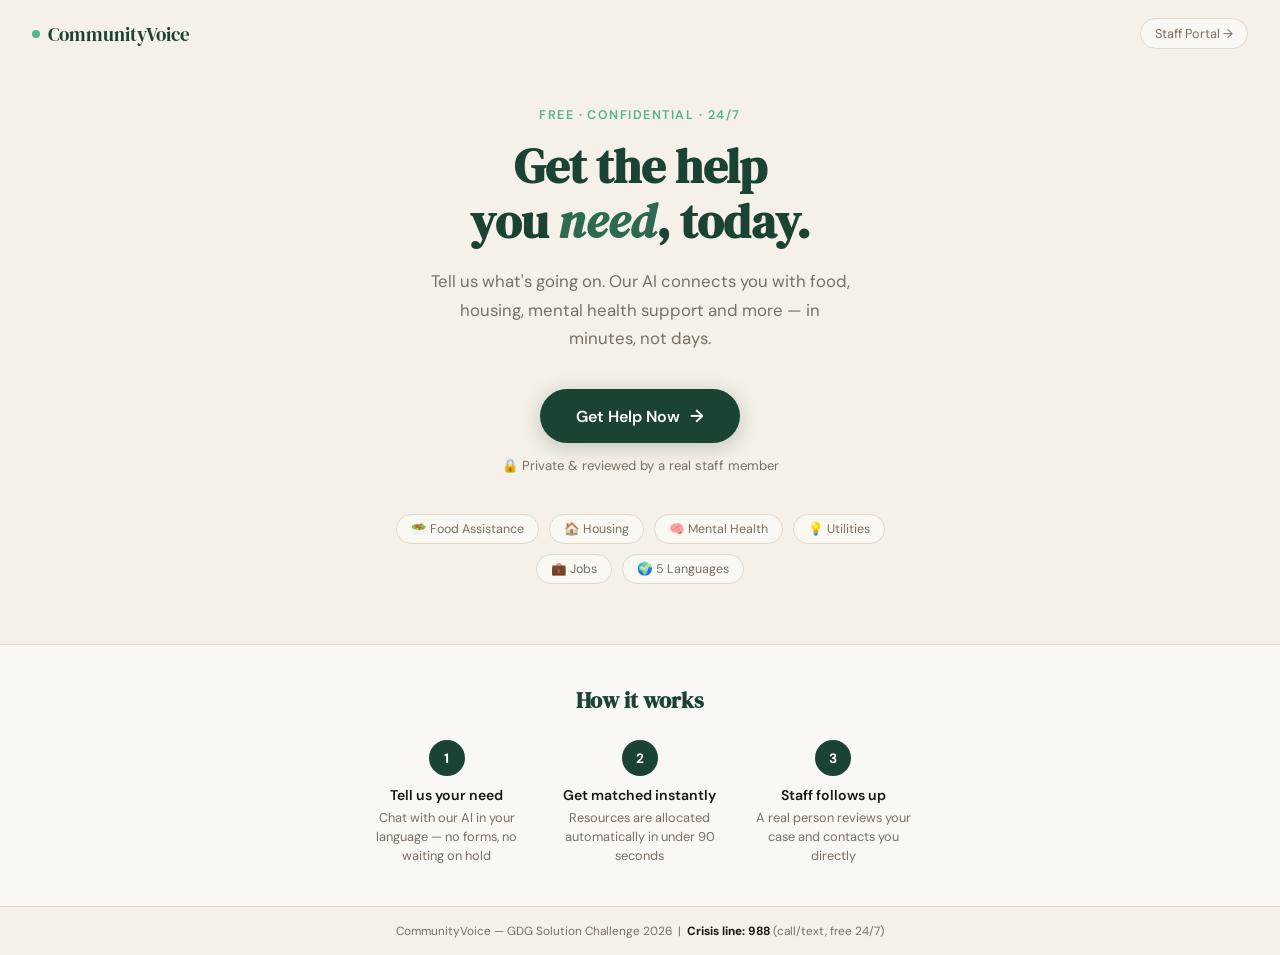
<file: templates/landing.html>
<!DOCTYPE html>
<html lang="en">
<head>
  <meta charset="UTF-8">
  <meta name="viewport" content="width=device-width, initial-scale=1.0">
  <title>CommunityVoice — Get Help Today</title>
  <link href="https://fonts.googleapis.com/css2?family=DM+Serif+Display:ital@0;1&family=DM+Sans:wght@300;400;500;600&display=swap" rel="stylesheet">
  <style>
    :root{--green:#1b4332;--green-mid:#2d6a4f;--green-lt:#52b788;--cream:#faf8f3;--bg:#f5f0e8;--border:#e2d9c8;--text:#1a1612;--muted:#7a6f62}
    *,*::before,*::after{box-sizing:border-box;margin:0;padding:0}
    body{font-family:'DM Sans',sans-serif;background:var(--bg);color:var(--text);min-height:100vh;display:flex;flex-direction:column}

    /* Header */
    header{padding:18px 32px;display:flex;align-items:center;justify-content:space-between}
    .logo{font-family:'DM Serif Display',serif;font-size:1.2rem;color:var(--green);display:flex;align-items:center;gap:8px;text-decoration:none}
    .logo-dot{width:8px;height:8px;background:var(--green-lt);border-radius:50%;animation:pulse 2s infinite}
    @keyframes pulse{0%,100%{opacity:1;transform:scale(1)}50%{opacity:.5;transform:scale(1.3)}}
    .staff-btn{font-size:.8rem;color:var(--muted);text-decoration:none;padding:6px 14px;border:1px solid var(--border);border-radius:20px;background:var(--cream);transition:all .15s}
    .staff-btn:hover{background:var(--border)}

    /* Hero */
    .hero{flex:1;display:flex;flex-direction:column;align-items:center;justify-content:center;text-align:center;padding:40px 24px 60px;max-width:600px;margin:0 auto;width:100%}
    .eyebrow{font-size:.78rem;font-weight:600;letter-spacing:.12em;text-transform:uppercase;color:var(--green-lt);margin-bottom:16px}
    .hero h1{font-family:'DM Serif Display',serif;font-size:3rem;color:var(--green);line-height:1.15;margin-bottom:18px}
    .hero h1 em{font-style:italic;color:var(--green-mid)}
    .hero p{font-size:1.05rem;color:var(--muted);line-height:1.7;margin-bottom:36px;max-width:420px}

    /* CTA */
    .cta-btn{display:inline-flex;align-items:center;gap:10px;background:var(--green);color:#fff;font-family:'DM Sans',sans-serif;font-size:1rem;font-weight:600;padding:16px 36px;border-radius:50px;text-decoration:none;transition:all .2s;box-shadow:0 4px 20px rgba(27,67,50,.25)}
    .cta-btn:hover{background:var(--green-mid);transform:translateY(-2px);box-shadow:0 6px 28px rgba(27,67,50,.3)}
    .cta-arrow{font-size:1.1rem;transition:transform .2s}
    .cta-btn:hover .cta-arrow{transform:translateX(4px)}

    .cta-note{margin-top:14px;font-size:.82rem;color:var(--muted)}

    /* Trust chips */
    .chips{display:flex;gap:10px;flex-wrap:wrap;justify-content:center;margin-top:40px}
    .chip{font-size:.78rem;color:var(--muted);background:var(--cream);padding:6px 14px;border-radius:20px;border:1px solid var(--border);display:flex;align-items:center;gap:5px}

    /* How it works */
    .how{background:var(--cream);border-top:1px solid var(--border);padding:40px 24px}
    .how-inner{max-width:560px;margin:0 auto;text-align:center}
    .how h2{font-family:'DM Serif Display',serif;font-size:1.4rem;color:var(--green);margin-bottom:24px}
    .steps{display:grid;grid-template-columns:repeat(3,1fr);gap:20px}
    .step{text-align:center}
    .step-num{width:36px;height:36px;background:var(--green);color:#fff;border-radius:50%;display:flex;align-items:center;justify-content:center;font-size:.85rem;font-weight:700;margin:0 auto 10px}
    .step-title{font-size:.88rem;font-weight:600;color:var(--text);margin-bottom:4px}
    .step-desc{font-size:.8rem;color:var(--muted);line-height:1.5}

    /* Footer */
    footer{text-align:center;padding:16px;font-size:.74rem;color:var(--muted);border-top:1px solid var(--border)}
    footer strong{color:var(--text)}

    @media(max-width:640px){
      header{padding:14px 18px}
      .hero h1{font-size:2.4rem}
      .hero{padding:30px 20px 50px}
    }
    @media(max-width:480px){
      .hero h1{font-size:1.9rem}
      .hero p{font-size:.95rem}
      .steps{grid-template-columns:1fr}
      .chips{gap:7px}
      .cta-btn{width:100%;justify-content:center;font-size:.95rem;padding:14px 24px}
      .how{padding:32px 16px}
    }
  </style>
</head>
<body>

<header>
  <a href="/" class="logo">
    <div class="logo-dot"></div>
    CommunityVoice
  </a>
  <a href="/staff/login" class="staff-btn">Staff Portal →</a>
</header>

<div class="hero">
  <div class="eyebrow">Free · Confidential · 24/7</div>
  <h1>Get the help<br>you <em>need</em>, today.</h1>
  <p>Tell us what's going on. Our AI connects you with food, housing, mental health support and more — in minutes, not days.</p>

  <a href="/chat" class="cta-btn">
    Get Help Now <span class="cta-arrow">→</span>
  </a>
  <div class="cta-note">🔒 Private & reviewed by a real staff member</div>

  <div class="chips">
    <span class="chip">🥗 Food Assistance</span>
    <span class="chip">🏠 Housing</span>
    <span class="chip">🧠 Mental Health</span>
    <span class="chip">💡 Utilities</span>
    <span class="chip">💼 Jobs</span>
    <span class="chip">🌍 5 Languages</span>
  </div>
</div>

<div class="how">
  <div class="how-inner">
    <h2>How it works</h2>
    <div class="steps">
      <div class="step">
        <div class="step-num">1</div>
        <div class="step-title">Tell us your need</div>
        <div class="step-desc">Chat with our AI in your language — no forms, no waiting on hold</div>
      </div>
      <div class="step">
        <div class="step-num">2</div>
        <div class="step-title">Get matched instantly</div>
        <div class="step-desc">Resources are allocated automatically in under 90 seconds</div>
      </div>
      <div class="step">
        <div class="step-num">3</div>
        <div class="step-title">Staff follows up</div>
        <div class="step-desc">A real person reviews your case and contacts you directly</div>
      </div>
    </div>
  </div>
</div>

<footer>
  CommunityVoice — GDG Solution Challenge 2026 &nbsp;|&nbsp; <strong>Crisis line: 988</strong> (call/text, free 24/7)
</footer>

</body>
</html>
</file>
